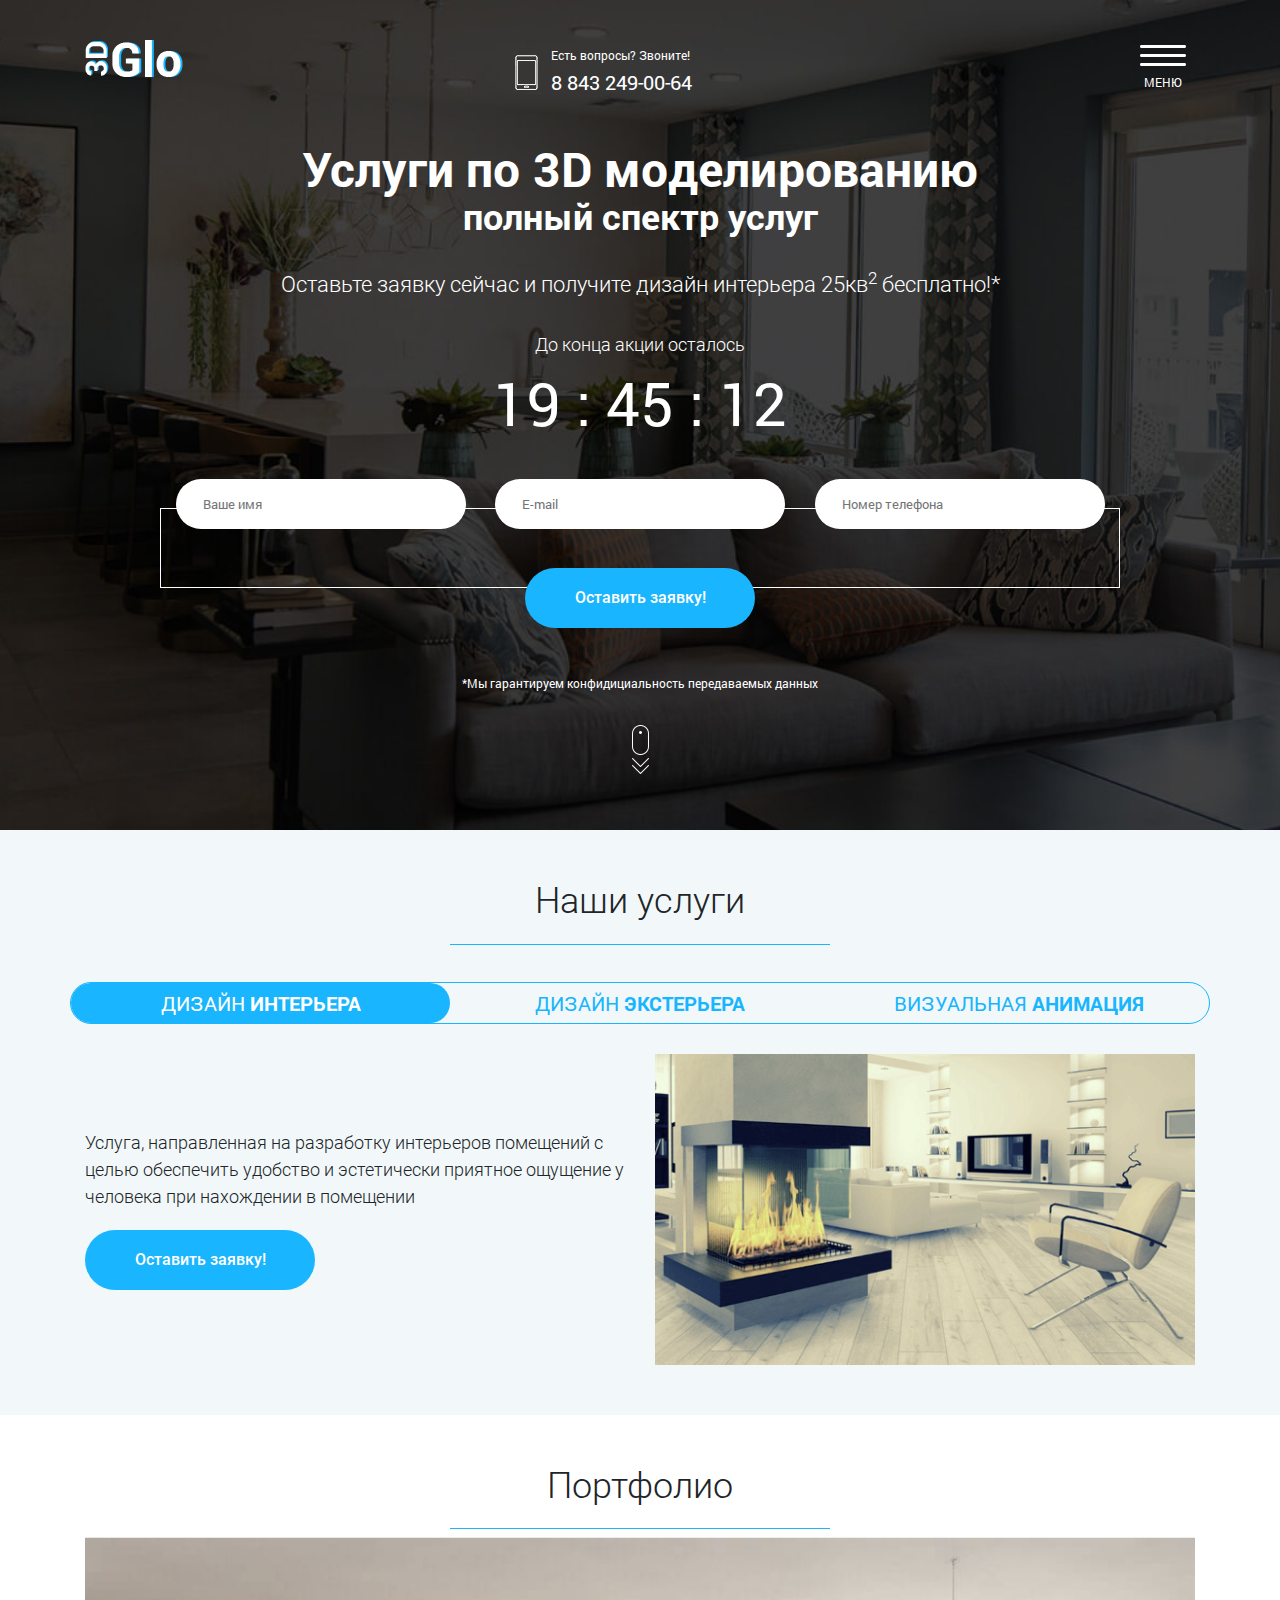
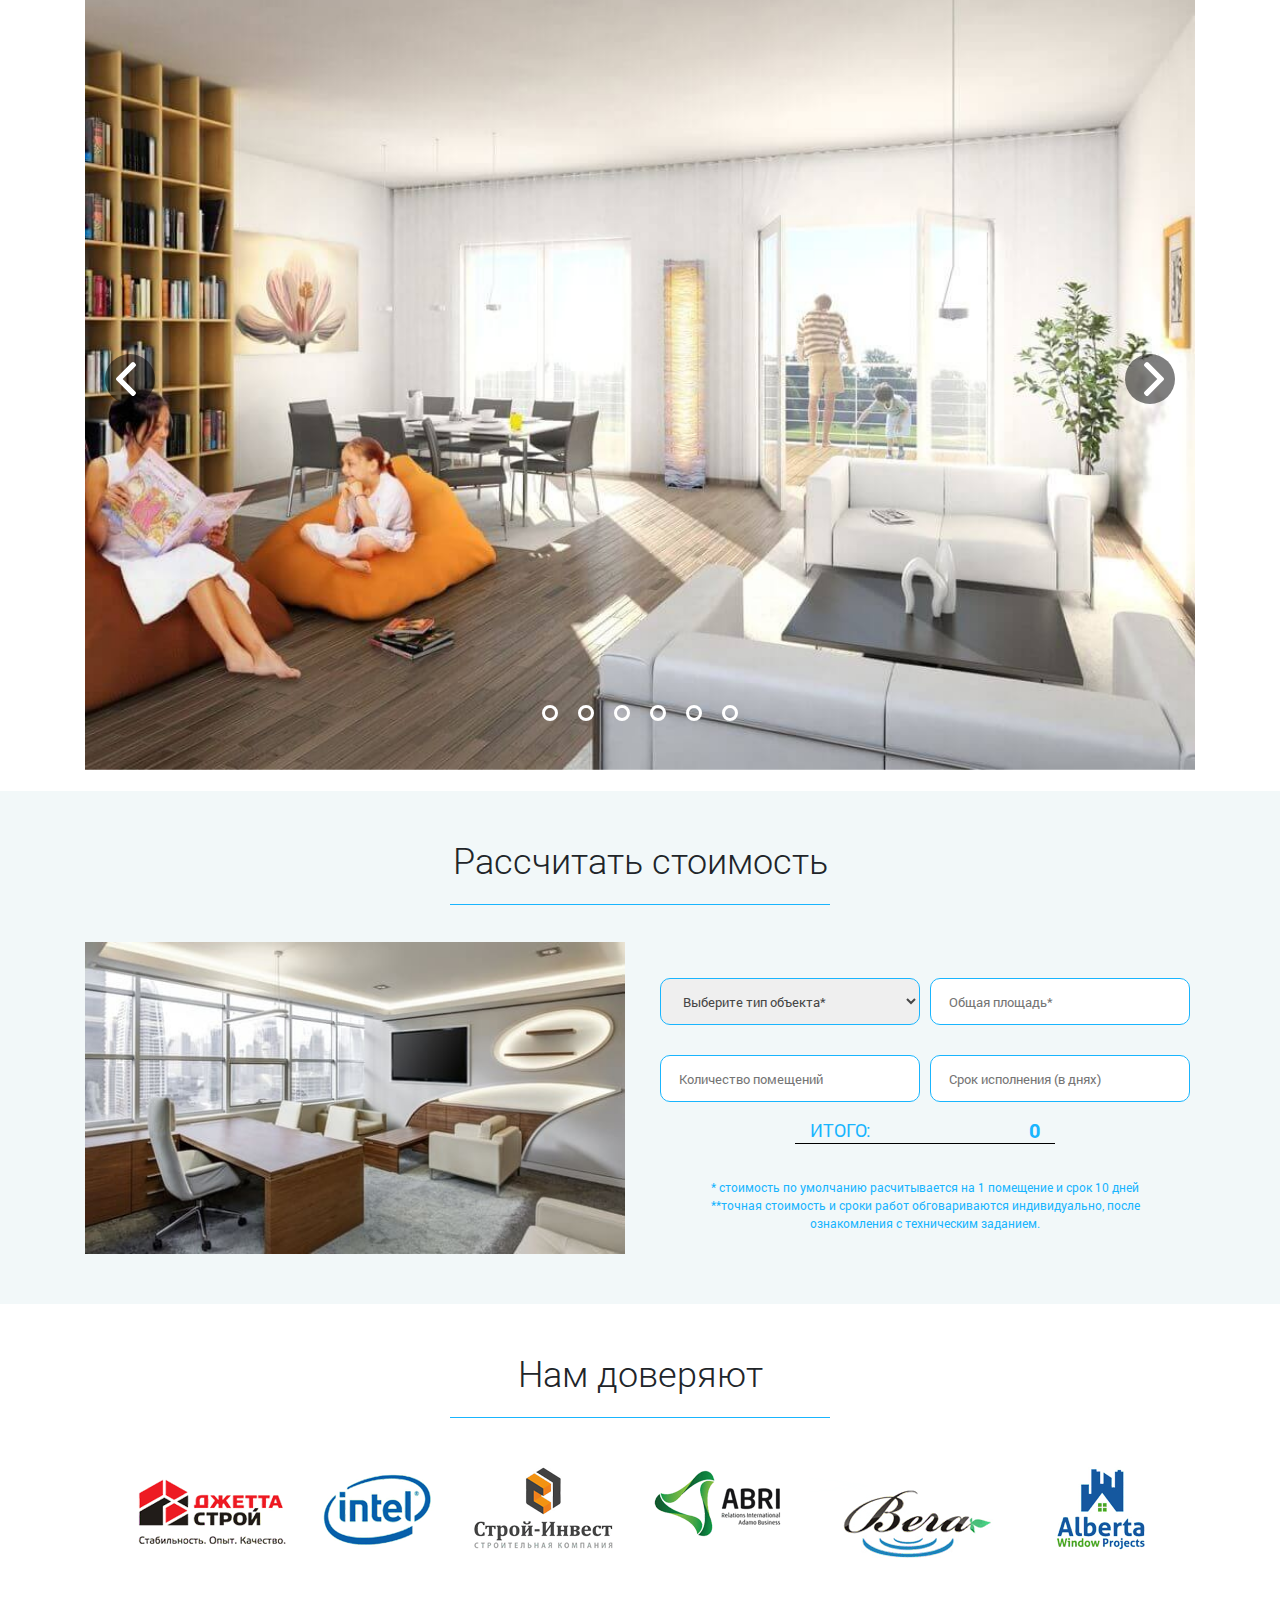
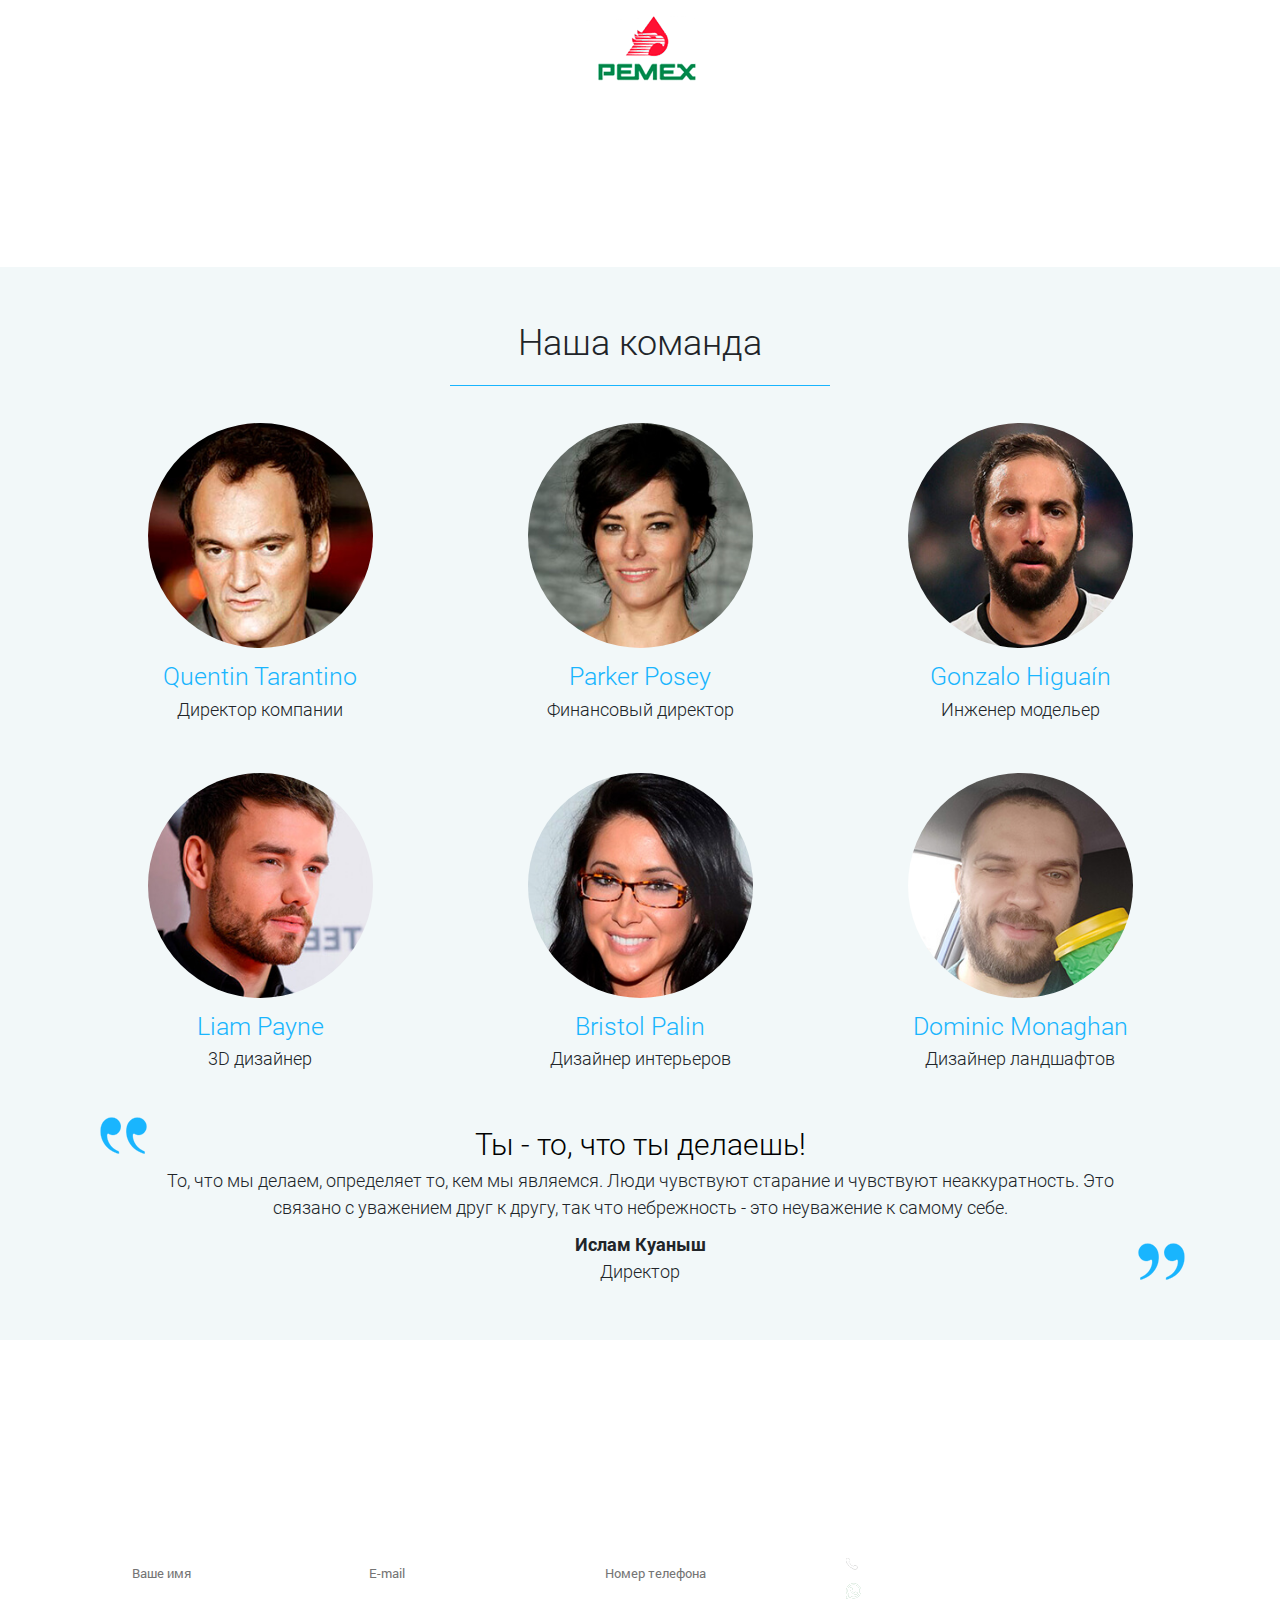
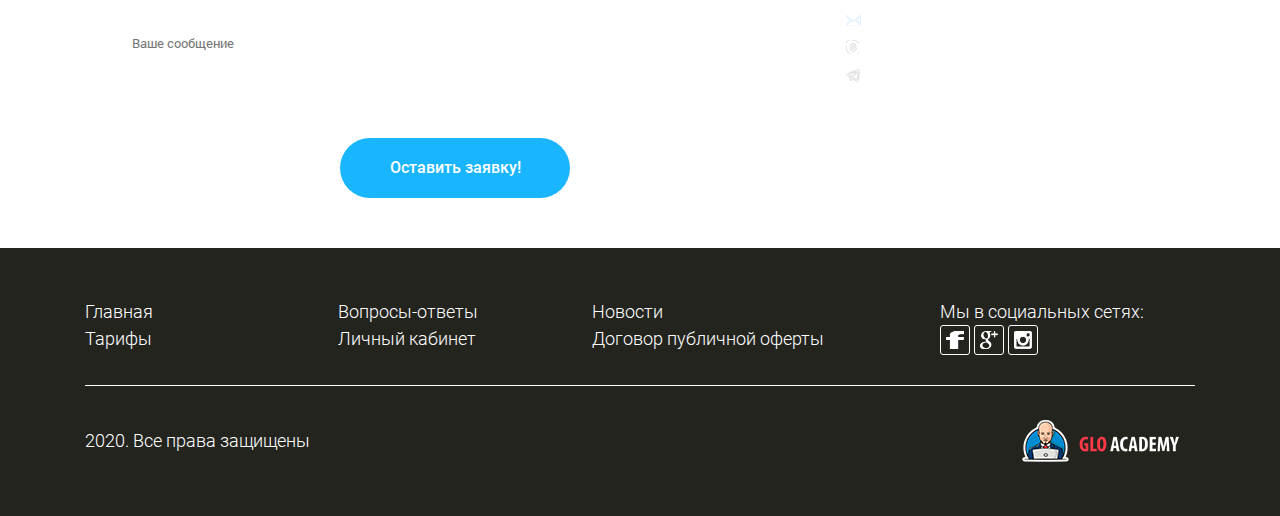
<file: 3dGlo/index.html>
<!DOCTYPE html>
<html lang="ru">

<head>
	<meta charset="UTF-8">
	<meta http-equiv="X-UA-Compatible" content="IE=edge">
	<meta name="viewport" content="width=device-width, initial-scale=1">
	<title>Услуги по 3D моделированию</title>
	<link rel="stylesheet" href="./css/bootstrap.min.css">
	<link rel="stylesheet" href="./css/style.min.css">
	<link rel="apple-touch-icon" sizes="180x180" href="./images/favicon/apple-touch-icon.png">
	<link rel="icon" type="image/png" sizes="32x32" href="./images/favicon/favicon-32x32.png">
	<link rel="icon" type="image/png" sizes="16x16" href="./images/favicon/favicon-16x16.png">
	<link rel="manifest" href="./images/favicon/site.webmanifest">
	<link rel="mask-icon" href="./images/favicon/safari-pinned-tab.svg" color="#5bbad5">
	<meta name="msapplication-TileColor" content="#b91d47">
	<meta name="theme-color" content="#ffffff">
</head>

<body>

<main>
	<header>
		<div class="container">
			<div class="row justify-content-between main-header">
				<div class="col-md-2 col-sm-4 col-4">
					<div class="logo">
						<img class="logo-img" src="images/3dglo.png" alt="...">

					</div>
				</div>
				<div class="col-md-4 col-md-offset-6 col-sm-4 col-sm-offset-2 col-5 col-offset-0">
					<div class="media phone-media">
						<div class="media-left media-middle">
							<img class="media-object" src="images/phone.svg" alt="...">
						</div>
						<div class="media-body">
							<small>Есть вопросы? Звоните!</small>
							<p class="phone">8 843 249-00-64</p>
						</div>
					</div>

				</div>
				<div class="col-md-1 col-sm-2 col-3">
					<div class="menu">
						<img src="images/menu.svg" alt=""><br>
						<small>Меню</small>
					</div>
				</div>
			</div>
		</div>
	</header>

	<h1>Услуги по 3D моделированию</h1>
	<h2>полный спектр услуг</h2>
	<div class="timer">
		<div class="timer-title">Оставьте заявку сейчас и получите дизайн интерьера 25кв<sup>2</sup> бесплатно!*
		</div>
		<div class="timer-action">
			До конца акции осталось
		</div>
		<div class="timer-numbers" id="timer">
			<span id="timer-hours">19</span>
			<span>:</span>
			<span id="timer-minutes">45</span>
			<span>:</span>
			<span id="timer-seconds">12</span>
		</div>
	</div>
	<form id="form1" name="user_form" class="main-form">
		<div class="main-form-input container">
			<div class="row">
				<div class="col-12 col-lg-4">
					<input type="text" class="form-name" id="form1-name" name="user_name" placeholder="Ваше имя" required>
				</div>
				<div class="col-12 col-lg-4">
					<input type="email" class="form-email" id="form1-email" name="user_email" placeholder="E-mail">
				</div>
				<div class="col-12 col-lg-4">
					<input type="tel" class="form-phone" id="form1-phone" name="user_phone" placeholder="Номер телефона" required>
				</div>
			</div>
		</div>
		<div class="container">
			<div class="row justify-content-center">
				<button class="btn form-btn" type="submit">Оставить заявку!</button>
			</div>
		</div>
	</form>
	<small>*Мы гарантируем конфидициальность передаваемых данных</small>
	<br>
	<a href="#service-block"><img src="images/scroll.svg" alt=""></a>
</main>


<menu>
	<a class="close-btn" href="#close">&times;</a>
	<ul>
		<li><a href="#service-block">Наши услуги</a></li>
		<li><a href="#portfolio">Портфолио</a></li>
		<li><a href="#calc">Калькулятор стоимости</a></li>
		<li><a href="#command">Наша команда</a></li>
		<li><a href="#connect">Остались вопросы?</a></li>
	</ul>
</menu>


<div id="service-block" class="service">
	<div class="container">
		<h2>Наши услуги</h2>
		<div class="underline"></div>
		<div class="row service-header">
			<div class="col-12 col-lg-4 service-header-tab active">Дизайн <span>интерьера</span></div>
			<div class="col-12 col-lg-4 service-header-tab">Дизайн <span>экстерьера</span></div>
			<div class="col-12 col-lg-4 service-header-tab">Визуальная <span>анимация</span></div>
		</div>

		<div class="service-tab row">
			<div class="service-outer col-md-6 col-sm-6 col-12">
				<div class="service-inner">
					<div class="service-text">
						<p>Услуга, направленная на разработку интерьеров помещений с целью обеспечить удобство и
							эстетически приятное ощущение у человека при нахождении в помещении</p>
						<button class="btn form-btn popup-btn">Оставить заявку!</button>
					</div>
				</div>
			</div>
			<div class="col-md-6 col-sm-6">
				<img src="images/service/service-1.png" alt="">
			</div>
		</div>


		<div class="service-tab row d-none">
			<div class="col-md-6 col-sm-6">
				<img src="images/service/service-2.png" alt="">
			</div>
			<div class="service-outer col-md-6 col-sm-6 col-12">
				<div class="service-inner">
					<p>Услуга, направленная на разработку дизайна прилегающих элементов зданий, а также дизайн самих
						зданий, позволяющая обеспечить удобство людей при нахождении на территории</p>
					<button class="btn form-btn popup-btn">Оставить заявку!</button>

				</div>
			</div>

		</div>


		<div class="service-tab row d-none">
			<div class="service-outer col-md-6 col-sm-6 col-12">
				<div class="service-inner">
					<p>Услуга, направленная на разработку дизайна с анимацией, дизайн интерьера и экстерьера</p>
					<button class="btn form-btn popup-btn">Оставить заявку!</button>

				</div>
			</div>
			<div class="col-md-6 col-sm-6">
				<img src="images/service/service-3.png" alt="">
			</div>
		</div>


	</div>
</div>

<div id="portfolio" class="portfolio">
	<div class="container">
		<h2>Портфолио</h2>
		<div class="underline"></div>
		<ul class="portfolio-content" id="all-progects">
			<li class="portfolio-item portfolio-item-active"><img src="images/portfilio/portfolio-01.jpg"
																														alt="portfolio"></li>
			<li class="portfolio-item"><img src="images/portfilio/portfolio-04.jpg" alt="portfolio"></li>
			<li class="portfolio-item"><img src="images/portfilio/portfolio-06.jpg" alt="portfolio"></li>
			<li class="portfolio-item"><img src="images/portfilio/portfolio-07.jpg" alt="portfolio"></li>
			<li class="portfolio-item"><img src="images/portfilio/portfolio-08.jpg" alt="portfolio"></li>
			<li class="portfolio-item"><img src="images/portfilio/portfolio-10.jpg" alt="portfolio"></li>
			<a href="#" class="portfolio-btn prev" id="arrow-left"></a>
			<a href="#" class="portfolio-btn next" id="arrow-right"></a>
		</ul>
	</div>
</div>

<div id="calc" class="calc">
	<div class="container">
		<h2>Рассчитать стоимость</h2>
		<div class="underline"></div>
		<div class="row">
			<div class="col-lg-6 d-none d-lg-block flex">
				<img src="images/calc.jpg" alt="">
			</div>
			<div class="col-lg-6 col-12 flex">
				<div class="calc-block">
					<select class="calc-item calc-type" required>
						<option class="calc-option-title" value="">Выберите тип объекта*</option>
						<option value="1">Интерьер Квартиры</option>
						<option value="1.4">Интерьер Частного дома </option>
						<option value="2">Интерьер Офиса</option>
					</select>
					<input type="text" min="1" step="1" class="calc-item calc-square"
								 placeholder="Общая площадь*">
					<input type="text" min="1" step="1" class="calc-item calc-count"
								 placeholder="Количество помещений">
					<input type="text" min="1" step="1" class="calc-item calc-day"
								 placeholder="Срок исполнения (в днях)">
					<div class="calc-total">ИТОГО: <span id="total">0</span></div>
					<div class="calc-mini">* стоимость по умолчанию расчитывается на 1 помещение и срок 10 дней <br>
						**точная стоимость и сроки работ обговариваются индивидуально, после
						ознакомления с техническим заданием.
					</div>
				</div>

			</div>
		</div>
	</div>
</div>

<div id="companies" class="companies">
	<div class="container">
		<h2>Нам доверяют</h2>
		<div class="underline"></div>
		<div class="companies-wrapper">
			<div class="companies-hor">
				<div class="companies-hor-item"><img src="images/companies/companies-1.png" alt=""></div>
				<div class="companies-hor-item"><img src="images/companies/companies-2.png" alt=""></div>
				<div class="companies-hor-item"><img src="images/companies/companies-3.png" alt=""></div>
				<div class="companies-hor-item"><img src="images/companies/companies-4.png" alt=""></div>
				<div class="companies-hor-item"><img src="images/companies/companies-5.png" alt=""></div>
				<div class="companies-hor-item"><img src="images/companies/companies-6.png" alt=""></div>
				<div class="companies-hor-item"><img src="images/companies/companies-7.png" alt=""></div>
			</div>
		</div>
	</div>
</div>

<div id="command" class="command">
	<div class="container">
		<h2>Наша команда</h2>
		<div class="underline"></div>
		<div class="row">
			<div class="col-md-4 col-sm-6 col-12">
				<img class="command__photo" src="images/command/command-1.jpg"
						 data-img="images/command/command-1a.jpg" alt="">
				<div class="description">Quentin Tarantino</div>
				<p>Директор компании</p>
			</div>
			<div class="col-md-4 col-sm-6 col-12">
				<img class="command__photo" src="images/command/command-2.jpg"
						 data-img="images/command/command-2a.jpg" alt="">
				<div class="description">Parker Posey</div>
				<p>Финансовый директор</p>
			</div>
			<div class="col-md-4 col-sm-6 col-12">
				<img class="command__photo" src="images/command/command-3.jpg"
						 data-img="images/command/command-3a.jpg" alt="">
				<div class="description">Gonzalo Higuaín</div>
				<p>Инженер модельер</p>
			</div>
			<div class="col-md-4 col-sm-6 col-12">
				<img class="command__photo" src="images/command/command-4.jpg"
						 data-img="images/command/command-4a.jpg" alt="">
				<div class="description">Liam Payne</div>
				<p>3D дизайнер</p>
			</div>
			<div class="col-md-4 col-sm-6 col-12">
				<img class="command__photo" src="images/command/command-5.jpg"
						 data-img="images/command/command-5a.jpg" alt="">
				<div class="description">Bristol Palin</div>
				<p>Дизайнер интерьеров</p>
			</div>
			<div class="col-md-4 col-sm-6 col-12">
				<img class="command__photo" src="images/command/command-6.jpg"
						 data-img="images/command/command-6a.jpg" alt="">
				<div class="description">Dominic Monaghan</div>
				<p>Дизайнер ландшафтов</p>
			</div>
		</div>
		<div class="quote">
			<img class="cov-left" src="images/command/cov-1.png" alt="">
			<div class="description">Ты - то, что ты делаешь!</div>
			<p>То, что мы делаем, определяет то, кем мы являемся. Люди чувствуют старание и чувствуют
				неаккуратность.
				Это<br> связано с уважением друг к другу, так что небрежность - это неуважение к самому себе.</p>
			<span>Ислам Куаныш</span>
			<p>Директор</p>
			<img class="cov-right" src="images/command/cov-2.png" alt="">
		</div>
	</div>
</div>

<div id="connect" class="connect">
	<div class="container">
		<h2>Остались вопросы?</h2>
		<div class="underline"></div>
		<div class="description">Задайте их в форме ниже и наши специалисты свяжуться с Вами!</div>
		<div class="row">
			<div class="col-md-8 col-sm-8 col-12">
				<form id="form2" name="user_form" class="footer-form">
					<div class="footer-form-input">
						<div class="row">
							<div class="col-md-4 col-md-offset-0 col-sm-12 col-sm-offset-0">
								<input class="top-form" id="form2-name" type="text" name="user_name"
											 placeholder="Ваше имя" required>
							</div>
							<div class="col-md-4 col-md-offset-0 col-sm-12 col-sm-offset-0">
								<input class="top-form form-email" id="form2-email" type="email" name="user_email"
											 placeholder="E-mail">
							</div>
							<div class="col-md-4 col-md-offset-0 col-sm-12 col-sm-offset-0">
								<input class="top-form form-phone" id="form2-phone" type="tel" name="user_phone"
											 placeholder="Номер телефона" required>
							</div>
							<div class="col-md-12 col-sm-12 col-12">
								<input class="mess" id="form2-message" name="user_message"
											 placeholder="Ваше сообщение">
							</div>
						</div>
					</div>

					<div class="justify-content-center">
						<div>
							<button class="btn form-btn" type="submit">Оставить заявку!</button>
						</div>
					</div>
				</form>
			</div>

			<div class="col-md-4 col-sm-4 col-12">
				<div class="connect-adress">
					<img src="images/connect/phone.svg" alt="">
					<p>+ 7 843 249 00 64</p>
				</div>
				<div class="connect-adress">
					<img src="images/connect/whatsapp.svg" alt="">
					<p>+ 7 843 249 00 64</p>
				</div>
				<div class="connect-adress">
					<img src="images/connect/letter.svg" alt="">
					<p>manager@glo-academy.ru</p>
				</div>
				<div class="connect-adress">
					<img src="images/connect/skype.svg" alt="">
					<p>skype: glo-academy</p>
				</div>
				<div class="connect-adress">
					<img src="images/connect/tele.svg" alt="">
					<p>telegram: glo-academy</p>
				</div>
				<p>График работы: с 9-00 до 18-00. Пн.-Пт.</p>
			</div>
		</div>
	</div>
</div>

<footer>
	<div class="container">
		<div class="row justify-content-between">
			<div class="col-md-2 col-sm-2 col-12">
				<a href="#">Главная</a><br>
				<a href="#">Тарифы</a><br>
			</div>
			<div class="col-md-2 col-sm-3 col-12">
				<a href="#">Вопросы-ответы</a><br>
				<a href="#">Личный кабинет</a><br>
			</div>
			<div class="col-md-3 col-sm-4 col-12">
				<a href="#">Новости</a><br>
				<a href="#">Договор публичной оферты</a><br>
			</div>
			<div class="col-md-3 col-md-offset-2 col-sm-3 col-sm-offset-0 col-12 col-offset-0">
				<p>Мы в социальных сетях:</p>
				<a href=""><img src="images/footer/face.svg" alt=""></a>
				<a href=""><img src="images/footer/google.svg" alt=""></a>
				<a href=""><img src="images/footer/insta.svg" alt=""></a>
			</div>
		</div>
		<div class="line"></div>
		<div class="row">
			<div class="col-md-6 col-sm-6 col-12 d-flex align-items-center">
				<p>2020. Все права защищены</p>
			</div>
			<div class="col-md-6 col-sm-6 col-12 web">
				<img src="./images/footer/academy.png" alt="">
			</div>
		</div>
	</div>
</footer>

<div class="popup">
	<div class="popup-content">
		<button class="popup-close">&times;</button>
		<div class="main-form">
			<h3>Введите свои данные для связи с нами!</h3>
			<form id="form3" name="user_form">
				<div>
					<input type="text" class="form-name" id="form3-name" name="user_name" placeholder="Ваше имя"
								 required>
				</div>
				<div>
					<input type="tel" class="form-phone" id="form3-phone" name="user_phone"
								 placeholder="Ваш номер телефона" required>
				</div>
				<div>
					<input type="email" class="form-email" id="form3-email" name="user_email"
								 placeholder="Ваш E-mail">
				</div>
				<button class="btn form-btn" type="submit">Оставить заявку!</button>
			</form>
		</div>
	</div>
</div>
<script src="./validator.js"> </script>
<script > 
const valid = new Validator( {
	selector: '#form1',
	pattern: {
		phone: /^\+?[78]([-()]*\d){10}$/,
		email: /^\w+@\w+\.\w{2,}$/,
		text: /[а-яА-Я]/
	},
	method: {
		'tel': [
			['notEmpty'],
			['pattern', 'tel']
		],
		'email': [
			['notEmpty'],
			['pattern', 'email']
		],
		'text': [
			['notEmpty'],
			['pattern', 'text']
		]

	}
	});
	
	valid.init();

	const valid2 = new Validator( {
	selector: '#form2',
	pattern: {
		phone: /^\+?[78]([-()]*\d){10}$/,
		email: /^\w+@\w+\.\w{2,}$/,
		text: /^[?!,.а-яА-ЯёЁ0-9\s]+$/
	},
	method: {
		'tel': [
			['notEmpty'],
			['pattern', 'tel']
		],
		'email': [
			['notEmpty'],
			['pattern', 'email']
		],
		'text': [
			['notEmpty'],
			['pattern', 'text']
		]

	}
	});
	
	valid2.init();
</script>
<script src="./script.js"> </script>
</body>
</html>
</file>
<file: 3dGlo/css/style.min.css>
@font-face {
    font-family: Roboto;
    src: url(../fonts/Roboto-Light.eot);
    src: url(../fonts/Roboto-Light.eot?#iefix) format("embedded-opentype"), url(../fonts/Roboto-Light.woff2) format("woff2"), url(../fonts/Roboto-Light.woff) format("woff"), url(../fonts/Roboto-Light.ttf) format("truetype"), url(../fonts/Roboto-Light.svg#Roboto-Light) format("svg");
    font-weight: 300;
    font-style: normal;
    font-display: swap
}

@font-face {
    font-family: Roboto;
    src: url(../fonts/Roboto-Regular.eot);
    src: url(../fonts/Roboto-Regular.eot?#iefix) format("embedded-opentype"), url(../fonts/Roboto-Regular.woff2) format("woff2"), url(../fonts/Roboto-Regular.woff) format("woff"), url(../fonts/Roboto-Regular.ttf) format("truetype"), url(../fonts/Roboto-Regular.svg#Roboto-Regular) format("svg");
    font-weight: 400;
    font-style: normal;
    font-display: swap
}

@font-face {
    font-family: Roboto;
    src: url(../fonts/Roboto-Medium.eot);
    src: url(../fonts/Roboto-Medium.eot?#iefix) format("embedded-opentype"), url(../fonts/Roboto-Medium.woff2) format("woff2"), url(../fonts/Roboto-Medium.woff) format("woff"), url(../fonts/Roboto-Medium.ttf) format("truetype"), url(../fonts/Roboto-Medium.svg#Roboto-Medium) format("svg");
    font-weight: 500;
    font-style: normal;
    font-display: swap
}

@font-face {
    font-family: Roboto;
    src: url(../fonts/Roboto-Bold.eot);
    src: url(../fonts/Roboto-Bold.eot?#iefix) format("embedded-opentype"), url(../fonts/Roboto-Bold.woff2) format("woff2"), url(../fonts/Roboto-Bold.woff) format("woff"), url(../fonts/Roboto-Bold.ttf) format("truetype"), url(../fonts/Roboto-Bold.svg#Roboto-Bold) format("svg");
    font-weight: 700;
    font-style: normal;
    font-display: swap
}

html {
    font-size: 10px
}

.flex {
    display: -webkit-box;
    display: -ms-flexbox;
    display: flex;
    -ms-flex-wrap: wrap;
    flex-wrap: wrap
}

img {
    max-width: 100%
}

body {
    font-family: Roboto, sans-serif;
    font-weight: 400;
    text-align: center;
    font-size: 1.8rem
}

body .container {
    max-width: 1140px
}

body .btn.active.focus,
body .btn.active:focus,
body .btn.focus,
body .btn:active.focus,
body .btn:active:focus,
body .btn:focus {
    outline: 0
}

body a:focus,
body button:active,
body button:focus,
body input:focus,
body textarea:focus {
    outline: 0
}

body .menu:hover {
    cursor: pointer
}

body menu {
    position: fixed;
    width: 50%;
    height: 100vh;
    background-color: #000;
    opacity: .9;
    left: 0;
    margin: 0;
    top: 0;
    z-index: 99;
    display: -webkit-box;
    display: -ms-flexbox;
    display: flex;
    -webkit-box-align: center;
    -ms-flex-align: center;
    align-items: center;
    -webkit-box-pack: center;
    -ms-flex-pack: center;
    justify-content: center;
    -webkit-transform: translateX(-100%);
    transform: translateX(-100%)
}

body .active-menu {
    -webkit-transition: 1s;
    transition: 1s;
    -webkit-transform: translateX(100%);
    transform: translateX(50%)
}

body ul {
    list-style: none;
    padding: 0;
    margin: 0;
    line-height: 3
}

body li a {
    font-size: 2rem;
    color: #fff
}

body a:hover {
    text-decoration: none;
    color: #19b5fe
}

body p {
    font-weight: 300;
    margin: 0
}

body .close-btn {
    position: fixed;
    top: 30px;
    left: 30px;
    font-size: 3rem;
    -webkit-transition: .2s;
    transition: .2s;
    -webkit-transform-origin: 50% 53%;
    transform-origin: 50% 53%;
    display: block;
    line-height: 3rem;
    text-align: center;
    width: 3rem;
    height: 3rem;
    color: #19b5fe
}

body .close-btn:hover {
    -webkit-transform: rotate(180deg);
    transform: rotate(180deg)
}

body .underline {
    display: inline-block;
    border-bottom: 1px solid #19b5fe;
    width: 38rem;
    margin-bottom: 3rem
}

body h1 {
    font-size: 4.8rem;
    font-family: Roboto, sans-serif;
    font-weight: 700;
    letter-spacing: .1px;
    line-height: .9
}

body h2 {
    font-size: 3.6rem;
    font-weight: 300;
    margin-bottom: 2rem
}

body .description {
    font-size: 2.5rem
}

body small {
    font-size: 1.2rem
}

body .main-form input {
    width: 29rem;
    height: 5rem;
    border-radius: 5rem;
    font-size: 1.3rem;
    border: none;
    padding-left: 2.7rem;
    color: #000
}

body .form-btn {
    display: block;
    font-size: 1.6rem;
    color: #fff;
    font-family: Roboto, sans-serif;
    font-weight: 500;
    background-color: #19b5fe;
    border-radius: 5rem;
    width: 23rem;
    height: 6rem;
    margin-top: 20px
}

body .btn.focus,
body .btn:focus,
body .btn:hover {
    color: #fff
}

body button:hover {
    background-color: #ade4f4
}

main {
    padding-top: 1rem;
    padding-bottom: 2.6rem;
    background: url(../images/main-bg.jpg) center/cover no-repeat fixed;
    color: #fff
}

main h2 {
    font-family: Roboto, sans-serif;
    font-weight: 700
}

main header {
    text-align: left;
    padding-top: 3rem;
    padding-bottom: 3rem
}

main header .menu {
    text-align: center
}

main header .menu small {
    text-transform: uppercase
}

main header .logo-img {
    max-width: 100%
}

main header .phone-media {
    text-align: left;
    display: -webkit-box;
    display: -ms-flexbox;
    display: flex;
    -webkit-box-align: center;
    -ms-flex-align: center;
    align-items: center
}

main header .phone-media .media-object {
    margin-top: 8px;
    margin-right: 10px
}

main header .phone-media .media-body small {
    font-size: 1.15rem
}

main header .phone-media .phone {
    font-family: Roboto, sans-serif;
    font-weight: 400;
    font-size: 2rem
}

main header .main-header {
    margin-bottom: 2rem
}

main .timer {
    margin-top: 3rem;
    margin-bottom: 6rem
}

main .timer-action,
main .timer-title {
    font-weight: 300
}

main .timer-title {
    font-size: 2.2rem
}

main .timer-action {
    margin-top: 3rem
}

main .timer-numbers {
    font-size: 6rem
}

main .main-form-input {
    display: inline-block;
    width: 96rem;
    height: 8rem;
    border: 1px solid #fefefe
}

main .main-form-input input {
    -webkit-transform: translateY(-3rem);
    transform: translateY(-3rem)
}

main .main-form .form-btn {
    display: inline-block;
    text-align: center;
    -webkit-transform: translateY(-4rem);
    transform: translateY(-4rem)
}

main a {
    display: inline-block;
    margin: 3rem auto;
    -webkit-transition: 1s;
    transition: 1s
}

.service {
    background-color: #f2f8f9;
    padding: 5rem
}

.service-header {
    border: 1px solid #19b5fe;
    border-radius: 3rem;
    margin-bottom: 3rem;
    display: -webkit-box;
    display: -ms-flexbox;
    display: flex;
    -ms-flex-wrap: wrap;
    flex-wrap: wrap;
    -webkit-box-pack: justify;
    -ms-flex-pack: justify;
    justify-content: space-between
}

.service-header-tab {
    -webkit-box-flex: 1;
    -ms-flex-positive: 1;
    flex-grow: 1;
    height: auto;
    text-transform: uppercase;
    vertical-align: middle;
    padding: .5rem 1rem;
    cursor: pointer;
    margin: 0;
    font-weight: 400;
    color: #19b5fe;
    font-size: 2rem
}

.service-header-tab.active {
    background-color: #19b5fe;
    border-radius: 3rem;
    color: #fff !important
}

.service-header-tab span {
    font-weight: 700
}

.service .description {
    font-weight: 300;
    color: #19b5fe
}

.service .service-outer {
    text-align: left
}

.service .service-inner {
    padding: 14% 0 0
}

.service img {
    width: 100%
}

.portfolio {
    padding: 5rem 0
}

.portfolio-content {
    position: relative;
    height: 775px;
    margin: 0 auto;
    display: block
}

@media (max-width:1024px) {
    .portfolio-content {
        height: 650px
    }
}

.portfolio-item {
    position: absolute;
    top: 50%;
    left: 50%;
    -webkit-transform: translate(-50%, -50%);
    transform: translate(-50%, -50%);
    width: 100%;
    opacity: 0;
    -webkit-transition: opacity .5s;
    transition: opacity .5s
}

.portfolio-item img {
    height: auto;
    width: 100%;
    position: absolute;
    top: 50%;
    left: 50%;
    -webkit-transform: translate(-50%, -50%);
    transform: translate(-50%, -50%)
}

.portfolio-item-active {
    opacity: 1;
    -webkit-transition: opacity .5s;
    transition: opacity .5s
}

.portfolio-btn {
    position: absolute;
    cursor: pointer;
    top: 50%;
    z-index: 5;
    width: 50px;
    height: 50px;
    background-color: rgba(0, 0, 0, .5);
    background-repeat: no-repeat;
    background-size: 34px;
    border-radius: 50%;
    -webkit-transition: background-color .2s;
    transition: background-color .2s
}

.portfolio-btn.prev {
    left: 20px;
    background-image: url(../images/icons/left-arrow.svg);
    background-position: 25% 50%
}

.portfolio-btn.next {
    right: 20px;
    background-image: url(../images/icons/right-arrow.svg);
    background-position: 75% 50%
}

.portfolio-btn:hover {
    background-color: rgba(0, 0, 0, .8);
    -webkit-transition: background-color .2s;
    transition: background-color .2s
}

.portfolio-dots {
    position: absolute;
    bottom: 20px;
    width: 100%;
    margin: 20px auto 0;
    display: -webkit-box;
    display: -ms-flexbox;
    display: flex;
    -webkit-box-pack: center;
    -ms-flex-pack: center;
    justify-content: center;
    z-index: 5
}

.portfolio-dots .dot {
    cursor: pointer;
    height: 16px;
    width: 16px;
    margin: 0 10px;
    border-radius: 50%;
    border: solid #fff;
    display: inline-block;
    -webkit-transition: background-color, -webkit-transform .4s;
    transition: background-color, transform .4s, -webkit-transform .4s
}

.portfolio-dots .dot-active {
    background-color: #19b5fe;
    -webkit-transform: scale(1.2);
    transform: scale(1.2)
}

.portfolio-dots .dot:hover {
    background-color: #53c6fe;
    -webkit-transform: scale(1.2);
    transform: scale(1.2)
}

.prove {
    padding: 5rem;
    background-color: #f2f8f9
}

.prove img {
    border-bottom: 1px solid #19b5fe;
    padding-bottom: 1rem
}

.companies {
    padding: 5rem
}

.companies .companies-hor {
    width: 100%;
    margin-bottom: 6.4rem
}

.companies .companies-hor-item {
    margin: 0 1.2rem;
    display: inline-block;
    height: 140px
}

.companies img {
    vertical-align: middle
}

.command {
    background-color: #f2f8f9;
    padding: 5.5rem
}

.command p {
    margin-bottom: 5rem
}

.command .description {
    font-weight: 300;
    color: #19b5fe
}

.command .quote {
    position: relative
}

.command .quote .description {
    font-size: 3rem;
    color: #000
}

.command .quote p {
    margin-bottom: 0
}

.command .quote span {
    display: inline-block;
    margin-top: 1rem;
    font-family: Roboto, sans-serif;
    font-weight: 700
}

.command .quote .cov-left {
    position: absolute;
    top: -.5rem;
    left: 1.5rem
}

.command .quote .cov-right {
    position: absolute;
    bottom: -.5rem;
    right: 1rem
}

.command img {
    margin-bottom: 1rem
}

.command__photo {
    width: 225px;
    border-radius: 50%
}

.calc {
    padding: 5rem;
    background-color: #f2f8f9
}

.calc img {
    margin: auto;
    width: 100%
}

.calc-block {
    display: -webkit-box;
    display: -ms-flexbox;
    display: flex;
    -ms-flex-wrap: wrap;
    flex-wrap: wrap;
    -ms-flex-pack: distribute;
    justify-content: space-around;
    margin: auto
}

.calc-item {
    -ms-flex-preferred-size: 48%;
    flex-basis: 48%;
    min-width: 200px;
    height: 47px;
    border-radius: 1rem;
    border: 1px solid #19b5fe;
    margin: 15px 0;
    color: #464646;
    font-size: 13px;
    font-weight: 400;
    padding-left: 18px;
    outline: transparent
}

.calc-total {
    border-bottom: 1px solid #000;
    -ms-flex-preferred-size: 48%;
    flex-basis: 48%;
    color: #19b5fe;
    font-size: 18px;
    text-align: left;
    padding: 0 15px;
    line-height: 26px;
    min-width: 200px
}

.calc-total span {
    float: right;
    font-size: 20px;
    font-weight: 700
}

.calc-mini {
    margin: 34px auto 0;
    color: #19b5fe;
    font-size: 12px;
    font-weight: 400;
    max-width: 435px
}

.calc input[type=number] {
    -moz-appearance: textfield
}

.calc input[type=number]:focus,
.calc input[type=number]:hover {
    -moz-appearance: number-input
}

.calc input[type=number]::-webkit-inner-spin-button,
.calc input[type=number]::-webkit-outer-spin-button {
    -webkit-appearance: none;
    margin: 0
}

.connect {
    padding-top: 5rem;
    padding-bottom: 5rem;
    background-image: url(../images/connect/connect-bg.jpg);
    background-attachment: fixed;
    background-position: center;
    color: #fff
}

.connect .row {
    margin-left: 0;
    margin-right: 0
}

.connect .form-btn {
    margin: auto
}

.connect .description {
    font-weight: 300;
    margin-top: -2rem;
    margin-bottom: 4rem
}

.connect .underline {
    border-bottom: 1px solid #fff
}

.connect .footer-form .top-form {
    width: 100%;
    height: 4.9rem;
    border-radius: .7rem;
    font-size: 1.3rem;
    border: none;
    padding-left: 1.7rem;
    color: #000
}

.connect .footer-form .mess {
    width: 100%;
    border-radius: 1rem;
    font-size: 1.3rem;
    border: none;
    padding-top: 1rem;
    padding-left: 1.7rem;
    padding-bottom: 6rem;
    color: #000;
    margin-top: 2rem;
    margin-bottom: 2rem;
    height: 10rem
}

.connect-adress {
    text-align: left
}

.connect-adress img,
.connect-adress p {
    display: inline-block
}

.connect-adress img {
    border: 1px solid #fff;
    border-radius: 3px;
    padding: 5px;
    margin-right: 1rem
}

.connect p {
    text-align: left
}

footer {
    background-color: #24241f;
    padding: 5rem;
    text-align: left;
    color: #fff
}

footer a {
    font-weight: 300;
    color: #fff
}

footer a img {
    text-align: center;
    border: 1px solid #fff;
    border-radius: 3px;
    padding: .5rem;
    height: 3rem;
    width: 3rem
}

footer .line {
    margin: 3rem auto;
    border-bottom: 1px solid #fff
}

footer .web {
    text-align: right
}

.popup {
    display: none;
    position: fixed;
    left: 0;
    top: 0;
    bottom: 0;
    width: 100%;
    height: 100%;
    z-index: 9;
    background-color: rgba(0, 0, 0, .5)
}

.popup .main-form input {
    display: block;
    left: 0;
    width: 100%;
    margin-right: 0;
    margin-top: 1.5rem
}

.popup h3 {
    color: #fff
}

.popup .popup-content {
    position: fixed;
    text-align: center;
    width: 40rem;
    left: 38%;
    top: 10%;
    -webkit-transform: translateX(-50px);
    transform: translateX(-50px);
    padding: 2rem 6rem;
    background-color: #24241f
}

.popup .form-btn {
    width: 100%;
    margin-bottom: 3rem;
    margin-top: 1.5rem
}

.popup .popup-close {
    position: absolute;
    z-index: 999999;
    top: 0;
    right: 1rem;
    width: 2rem;
    text-align: center;
    border: none;
    background: #24241f;
    font-size: 3rem;
    color: #19b5fe
}

.thanks-block {
    padding-top: 10rem;
    background-image: url(../images/main-bg.jpg);
    background-position: center;
    text-align: center;
    height: 50rem
}

.thanks-block h2 {
    color: #19b5fe;
    margin-bottom: 2rem
}

.thanks-block h3 {
    font-size: 2rem;
    color: #19b5fe;
    margin-bottom: 2rem
}

.thanks-block h4 {
    font-size: 2rem;
    text-transform: uppercase
}

.thanks-block a {
    color: #fff
}

@media (max-width:991px) {
    body {
        font-size: 1.5rem
    }

    body h1 {
        font-size: 4rem
    }

    body h2 {
        font-size: 3rem
    }

    body .main-form input {
        display: block
    }

    body .connect .col-sm-12 {
        padding-left: 0
    }

    body .connect .footer-form input {
        display: block;
        margin-bottom: 1rem
    }

    body .form-btn {
        margin-left: 0
    }

    main header .phone-media .phone {
        font-size: 1.8rem
    }

    main .description {
        margin-bottom: 2rem
    }

    main .main-form-input {
        width: 100%;
        border: none;
        height: auto
    }

    main .main-form-input input {
        -webkit-transform: translateY(0);
        transform: translateY(0);
        display: inline-block;
        text-align: center;
        margin-bottom: 1rem;
        padding-left: 0
    }

    main .main-form .form-btn {
        margin: auto;
        -webkit-transform: translateY(0);
        transform: translateY(0)
    }

    .service-inner {
        padding: 0
    }

    .service img {
        margin-bottom: 5rem
    }

    .portfolio-content {
        height: 565px;
        width: 100%
    }

    .portfolio a {
        font-size: 1.2rem
    }

    .portfolio .row {
        display: none
    }

    .portfolio .slider {
        display: inline-block;
        width: 360px
    }

    .process p {
        font-size: 2.3rem
    }

    .calc-mini {
        max-width: 100%
    }
}

@media (max-width:767px) {
    body {
        font-size: 1.3rem
    }

    body ul {
        line-height: 3
    }

    body li a {
        font-size: 1.5rem
    }

    body .underline {
        width: 30rem
    }

    body h1 {
        font-size: 3.3rem
    }

    body h2 {
        font-size: 2.5rem
    }

    body .description {
        font-size: 2rem
    }

    main a {
        margin: 1rem auto
    }

    main header {
        padding-top: 1rem;
        padding-bottom: 1rem
    }

    main header .phone-media {
        text-align: left;
        line-height: 1.5rem
    }

    main header .phone-media .phone {
        font-family: Roboto, sans-serif;
        font-size: 1.3rem;
        font-weight: 700
    }

    .service .description,
    main .main-form .form-btn {
        margin-top: 3rem
    }

    .service-inner {
        padding: 0
    }

    .portfolio {
        height: 100%
    }

    .portfolio-content {
        height: 400px
    }

    .portfolio-dots {
        display: none
    }

    .portfolio a {
        font-size: 1rem
    }

    .portfolio .tabs ul {
        border: none
    }

    .portfolio .tabs ul li {
        margin-bottom: 1rem;
        border: 1px solid #19b5fe;
        border-radius: 3rem
    }

    .process .circle {
        display: block;
        margin: 0 auto
    }

    .process p {
        padding: 0;
        margin-top: 0;
        margin-bottom: 3rem
    }

    .command .quote img,
    .process img {
        display: none
    }

    .connect .col-sm-12 {
        padding-right: 0
    }

    .connect .form-btn {
        width: 100%;
        height: 5rem;
        font-size: 1.3rem;
        margin-bottom: 1rem
    }

    footer .web {
        text-align: left
    }

    .popup .popup-content {
        left: 30%
    }
}

@media (max-width:690px) {
    body .form-btn {
        height: 4rem
    }

    .popup-content {
        left: 25%
    }

    .portfolio-btn {
        width: 40px;
        height: 40px
    }

    .portfolio-btn.next {
        right: 10px
    }

    .portfolio-btn.prev {
        left: 10px
    }
}

@media (max-width:575px) {
    .service img {
        display: none
    }

    .calc-mini {
        max-width: 330px
    }
}

@media (max-width:500px) {
    .popup .popup-content {
        left: 18%
    }

    .portfolio-content {
        height: 240px
    }
}

@media (max-width:448px) {
    body nav {
        width: 100%
    }

    body .active-menu {
        -webkit-transform: translateX(0);
        transform: translateX(0)
    }

    body .underline {
        width: 100%
    }

    body h1 {
        font-size: 2.2rem
    }

    body h2 {
        font-size: 2rem
    }

    body .description {
        font-size: 1.5rem
    }

    main header {
        padding-bottom: 0
    }

    main header .phone-media img,
    main header .phone-media small {
        display: none
    }

    main header .menu,
    main header .phone-media .phone {
        margin-top: 1rem
    }

    main header .menu small {
        display: none
    }

    .service .form-btn {
        width: 16rem;
        height: 5rem
    }

    .process p {
        font-size: 1.8rem
    }

    .command img {
        width: 100%
    }

    .popup .popup-content {
        left: 15%;
        width: 100%
    }

    .portfolio-btn {
        width: 35px;
        height: 35px
    }

    .portfolio-btn.next {
        right: 5px
    }

    .portfolio-btn.prev {
        left: 5px
    }
}
</file>
